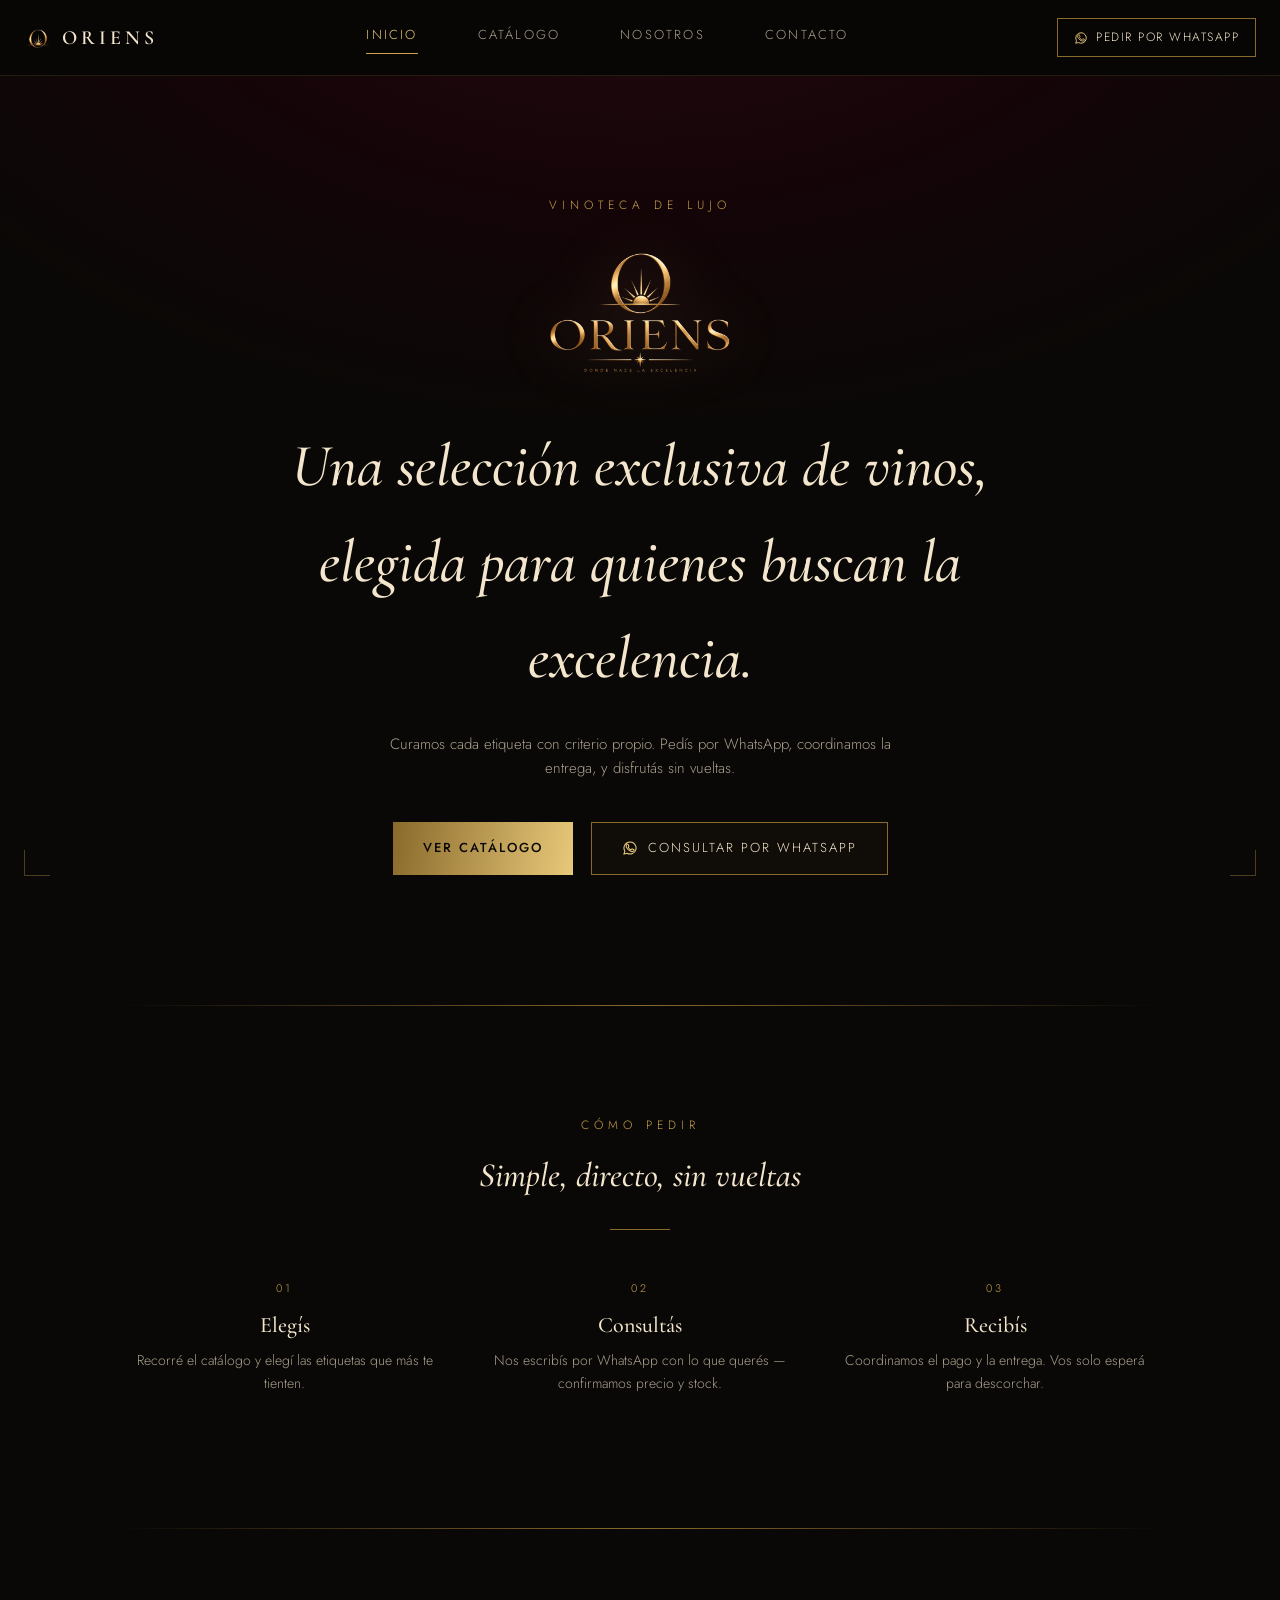
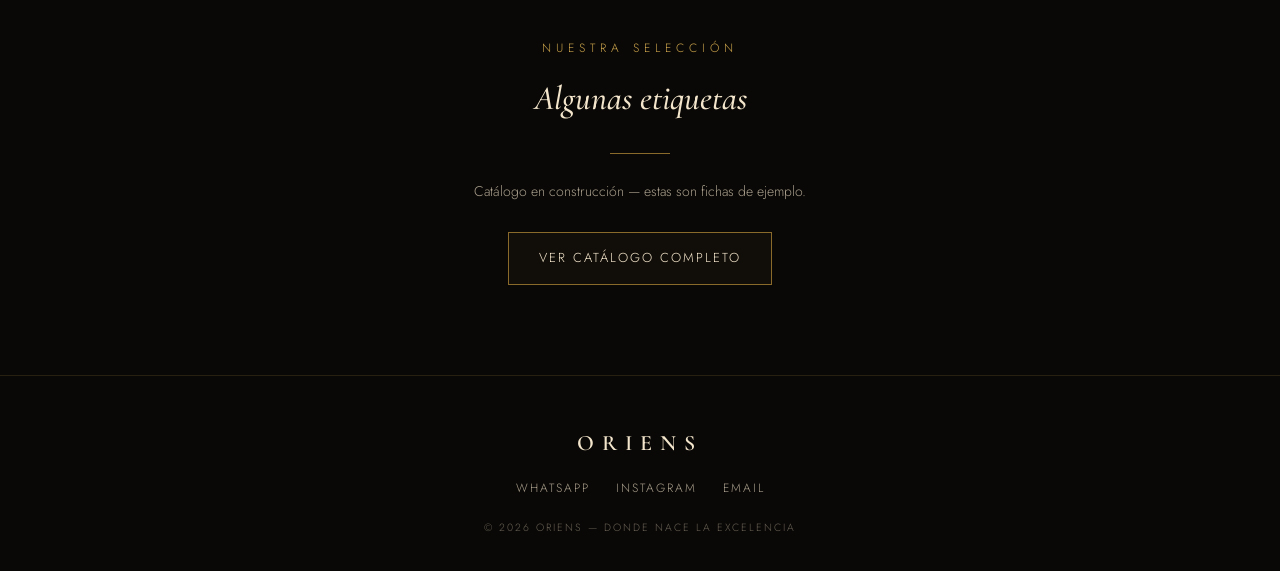
<file: index.html>
<!DOCTYPE html>
<html lang="es">
<head>
<meta charset="UTF-8">
<meta name="viewport" content="width=device-width, initial-scale=1.0">
<title>Oriens — Vinoteca de lujo</title>
<link rel="stylesheet" href="css/style.css">
</head>
<body>

<div class="corner corner-tl"></div>
<div class="corner corner-tr"></div>
<div class="corner corner-bl"></div>
<div class="corner corner-br"></div>

<!-- NAV -->
<nav class="nav">
  <a href="index.html" class="nav-logo"><img src="assets/emblem.png" alt="Oriens">ORIENS</a>
  <div class="nav-links" id="navLinks">
    <a href="index.html" class="active">Inicio</a>
    <a href="catalogo.html">Catálogo</a>
    <a href="nosotros.html">Nosotros</a>
    <a href="contacto.html">Contacto</a>
    <a href="https://wa.me/543876430019?text=Hola!%20Quiero%20hacer%20una%20consulta" target="_blank" rel="noopener" class="nav-wa-mobile">WhatsApp</a>
  </div>
  <a class="nav-cta" href="https://wa.me/543876430019?text=Hola!%20Quiero%20hacer%20una%20consulta" target="_blank" rel="noopener">
    <svg viewBox="0 0 24 24" fill="none" stroke-width="1.6"><path d="M17.5 14.4c-.3-.1-1.7-.9-2-1-.3-.1-.5-.1-.7.1-.2.3-.8 1-.9 1.1-.2.2-.3.2-.6.1-.3-.1-1.2-.5-2.3-1.5-.9-.8-1.4-1.7-1.6-2-.2-.3 0-.5.1-.6.1-.1.3-.3.4-.5.1-.1.2-.3.3-.5.1-.2 0-.4 0-.5-.1-.1-.7-1.6-.9-2.2-.2-.5-.5-.5-.7-.5h-.6c-.2 0-.5.1-.8.4-.3.3-1 1-1 2.4s1 2.8 1.2 3c.1.2 2 3.1 5 4.3.7.3 1.2.5 1.7.6.7.2 1.3.2 1.8.1.5-.1 1.7-.7 2-1.4.2-.6.2-1.1.1-1.2-.1-.2-.3-.2-.6-.3z"/><path d="M12 3a9 9 0 0 0-7.8 13.5L3 21l4.6-1.2A9 9 0 1 0 12 3z"/></svg>
    <span>Pedir por WhatsApp</span>
  </a>
  <button class="nav-toggle" id="navToggle" aria-label="Abrir menú">
    <svg viewBox="0 0 24 24" fill="none" stroke-width="1.6"><line x1="3" y1="6" x2="21" y2="6"/><line x1="3" y1="12" x2="21" y2="12"/><line x1="3" y1="18" x2="21" y2="18"/></svg>
  </button>
</nav>

<div class="page-bg">

  <!-- HERO -->
  <section class="section" style="padding-top:120px; padding-bottom:110px;">
    <div class="container center">
      <div class="eyebrow reveal">Vinoteca de lujo</div>
      <img src="assets/logo.png" alt="Oriens" style="width:220px; margin:26px auto 0; filter: drop-shadow(0 0 30px rgba(232,201,122,0.25));" class="reveal">
      <h1 class="h-display reveal" style="font-size:clamp(36px,6vw,60px); margin-top:30px; max-width:720px; margin-left:auto; margin-right:auto;">
        Una selección exclusiva de vinos, elegida para quienes buscan la excelencia.
      </h1>
      <p class="reveal" style="max-width:520px; margin:26px auto 0; color:var(--champagne-dim); font-size:15px;">
        Curamos cada etiqueta con criterio propio. Pedís por WhatsApp, coordinamos
        la entrega, y disfrutás sin vueltas.
      </p>
      <div class="reveal" style="margin-top:42px; display:flex; gap:18px; justify-content:center; flex-wrap:wrap;">
        <a class="btn btn-solid" href="catalogo.html">Ver catálogo</a>
        <a class="btn" href="https://wa.me/543876430019?text=Hola!%20Quiero%20hacer%20una%20consulta" target="_blank" rel="noopener">
          <svg viewBox="0 0 24 24" fill="none" stroke-width="1.6"><path d="M17.5 14.4c-.3-.1-1.7-.9-2-1-.3-.1-.5-.1-.7.1-.2.3-.8 1-.9 1.1-.2.2-.3.2-.6.1-.3-.1-1.2-.5-2.3-1.5-.9-.8-1.4-1.7-1.6-2-.2-.3 0-.5.1-.6.1-.1.3-.3.4-.5.1-.1.2-.3.3-.5.1-.2 0-.4 0-.5-.1-.1-.7-1.6-.9-2.2-.2-.5-.5-.5-.7-.5h-.6c-.2 0-.5.1-.8.4-.3.3-1 1-1 2.4s1 2.8 1.2 3c.1.2 2 3.1 5 4.3.7.3 1.2.5 1.7.6.7.2 1.3.2 1.8.1.5-.1 1.7-.7 2-1.4.2-.6.2-1.1.1-1.2-.1-.2-.3-.2-.6-.3z"/><path d="M12 3a9 9 0 0 0-7.8 13.5L3 21l4.6-1.2A9 9 0 1 0 12 3z"/></svg>
          Consultar por WhatsApp
        </a>
      </div>
    </div>
  </section>

  <div class="container"><div class="divider-wide"></div></div>

  <!-- COMO FUNCIONA -->
  <section class="section">
    <div class="container">
      <div class="eyebrow">Cómo pedir</div>
      <h2 class="h-display center" style="font-size:34px; margin-top:14px;">Simple, directo, sin vueltas</h2>
      <div class="h-line"></div>
      <div class="grid" style="grid-template-columns:repeat(3,1fr); margin-top:50px;">
        <div class="center">
          <div class="card-cat">01</div>
          <div class="card-name" style="font-size:22px;">Elegís</div>
          <p class="card-desc">Recorré el catálogo y elegí las etiquetas que más te tienten.</p>
        </div>
        <div class="center">
          <div class="card-cat">02</div>
          <div class="card-name" style="font-size:22px;">Consultás</div>
          <p class="card-desc">Nos escribís por WhatsApp con lo que querés — confirmamos precio y stock.</p>
        </div>
        <div class="center">
          <div class="card-cat">03</div>
          <div class="card-name" style="font-size:22px;">Recibís</div>
          <p class="card-desc">Coordinamos el pago y la entrega. Vos solo esperá para descorchar.</p>
        </div>
      </div>
    </div>
  </section>

  <div class="container"><div class="divider-wide"></div></div>

  <!-- DESTACADOS PREVIEW -->
  <section class="section">
    <div class="container center">
      <div class="eyebrow">Nuestra selección</div>
      <h2 class="h-display" style="font-size:34px; margin-top:14px;">Algunas etiquetas</h2>
      <div class="h-line"></div>
      <p style="max-width:480px; margin:0 auto 20px; color:var(--champagne-dim); font-size:14px;">
        Catálogo en construcción — estas son fichas de ejemplo.
      </p>
      <a class="btn" href="catalogo.html" style="margin-top:10px;">Ver catálogo completo</a>
    </div>
  </section>

  <!-- FOOTER -->
  <footer class="footer">
    <div class="container">
      <div class="footer-logo">ORIENS</div>
      <div class="footer-links">
        <a href="https://wa.me/543876430019" target="_blank" rel="noopener">WhatsApp</a>
        <a href="https://instagram.com/oriens.ar" target="_blank" rel="noopener">Instagram</a>
        <a href="mailto:oriens.exclusive@gmail.com">Email</a>
      </div>
      <div class="footer-copy">© 2026 Oriens — Donde nace la excelencia</div>
    </div>
  </footer>

</div>

<script>
  document.getElementById('navToggle').addEventListener('click', function(){
    document.getElementById('navLinks').classList.toggle('open');
  });
</script>

</body>
</html>
</file>
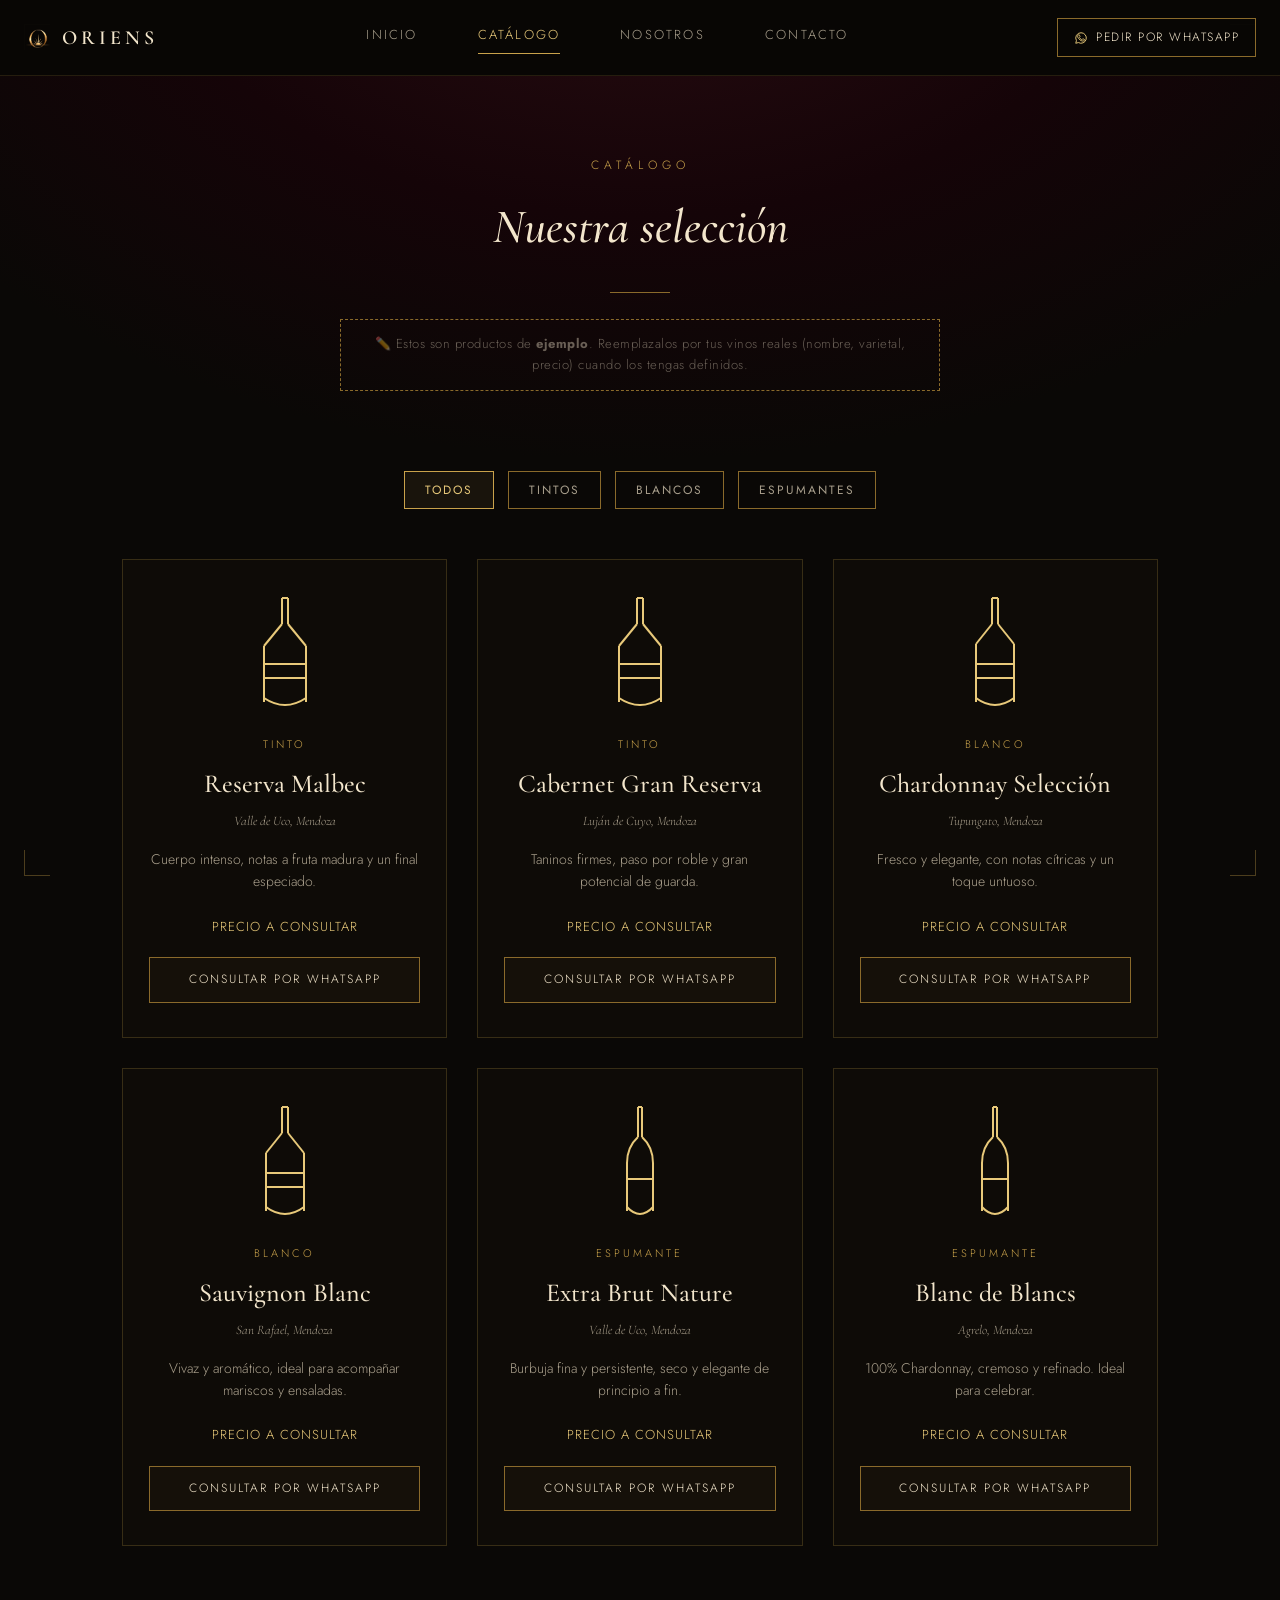
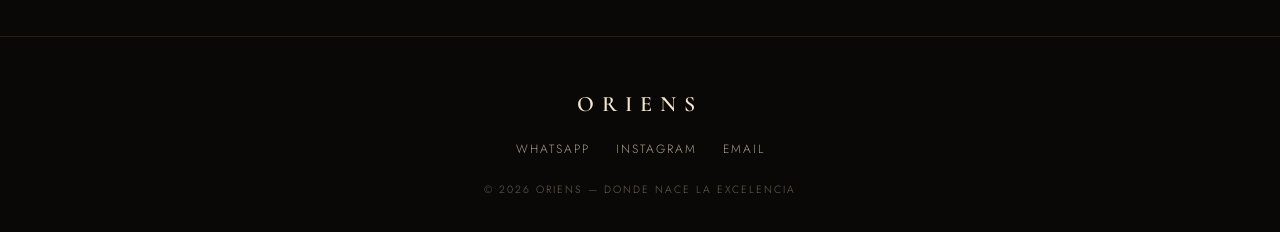
<file: catalogo.html>
<!DOCTYPE html>
<html lang="es">
<head>
<meta charset="UTF-8">
<meta name="viewport" content="width=device-width, initial-scale=1.0">
<title>Catálogo — Oriens</title>
<link rel="stylesheet" href="css/style.css">
</head>
<body>

<div class="corner corner-tl"></div>
<div class="corner corner-tr"></div>
<div class="corner corner-bl"></div>
<div class="corner corner-br"></div>

<nav class="nav">
  <a href="index.html" class="nav-logo"><img src="assets/emblem.png" alt="Oriens">ORIENS</a>
  <div class="nav-links" id="navLinks">
    <a href="index.html">Inicio</a>
    <a href="catalogo.html" class="active">Catálogo</a>
    <a href="nosotros.html">Nosotros</a>
    <a href="contacto.html">Contacto</a>
    <a href="https://wa.me/543876430019?text=Hola!%20Quiero%20hacer%20una%20consulta" target="_blank" rel="noopener" class="nav-wa-mobile">WhatsApp</a>
  </div>
  <a class="nav-cta" href="https://wa.me/543876430019?text=Hola!%20Quiero%20hacer%20una%20consulta" target="_blank" rel="noopener">
    <svg viewBox="0 0 24 24" fill="none" stroke-width="1.6"><path d="M17.5 14.4c-.3-.1-1.7-.9-2-1-.3-.1-.5-.1-.7.1-.2.3-.8 1-.9 1.1-.2.2-.3.2-.6.1-.3-.1-1.2-.5-2.3-1.5-.9-.8-1.4-1.7-1.6-2-.2-.3 0-.5.1-.6.1-.1.3-.3.4-.5.1-.1.2-.3.3-.5.1-.2 0-.4 0-.5-.1-.1-.7-1.6-.9-2.2-.2-.5-.5-.5-.7-.5h-.6c-.2 0-.5.1-.8.4-.3.3-1 1-1 2.4s1 2.8 1.2 3c.1.2 2 3.1 5 4.3.7.3 1.2.5 1.7.6.7.2 1.3.2 1.8.1.5-.1 1.7-.7 2-1.4.2-.6.2-1.1.1-1.2-.1-.2-.3-.2-.6-.3z"/><path d="M12 3a9 9 0 0 0-7.8 13.5L3 21l4.6-1.2A9 9 0 1 0 12 3z"/></svg>
    <span>Pedir por WhatsApp</span>
  </a>
  <button class="nav-toggle" id="navToggle" aria-label="Abrir menú">
    <svg viewBox="0 0 24 24" fill="none" stroke-width="1.6"><line x1="3" y1="6" x2="21" y2="6"/><line x1="3" y1="12" x2="21" y2="12"/><line x1="3" y1="18" x2="21" y2="18"/></svg>
  </button>
</nav>

<div class="page-bg">

  <section class="section" style="padding-top:80px; padding-bottom:30px;">
    <div class="container center">
      <div class="eyebrow">Catálogo</div>
      <h1 class="h-display" style="font-size:clamp(32px,5vw,48px); margin-top:14px;">Nuestra selección</h1>
      <div class="h-line"></div>
      <div class="notice">
        ✏️ Estos son productos de <strong>ejemplo</strong>. Reemplazalos por tus vinos reales
        (nombre, varietal, precio) cuando los tengas definidos.
      </div>
    </div>
  </section>

  <section class="section" style="padding-top:0;">
    <div class="container">

      <div class="filter-bar">
        <button class="filter-btn active" data-filter="all">Todos</button>
        <button class="filter-btn" data-filter="tinto">Tintos</button>
        <button class="filter-btn" data-filter="blanco">Blancos</button>
        <button class="filter-btn" data-filter="espumante">Espumantes</button>
      </div>

      <div class="grid" id="grid">

        <div class="card" data-cat="tinto">
          <svg class="card-icon" viewBox="0 0 70 120" fill="none" stroke="#e8c97a" stroke-width="2">
            <line x1="32" y1="4" x2="32" y2="30"/><line x1="38" y1="4" x2="38" y2="30"/><line x1="32" y1="4" x2="38" y2="4"/>
            <line x1="32" y1="30" x2="14" y2="52"/><line x1="38" y1="30" x2="56" y2="52"/>
            <line x1="14" y1="52" x2="14" y2="108"/><line x1="56" y1="52" x2="56" y2="108"/>
            <path d="M14 104 Q35 118 56 104" />
            <line x1="14" y1="70" x2="56" y2="70"/><line x1="14" y1="84" x2="56" y2="84"/>
          </svg>
          <div class="card-cat">Tinto</div>
          <div class="card-name">Reserva Malbec</div>
          <div class="card-region">Valle de Uco, Mendoza</div>
          <p class="card-desc">Cuerpo intenso, notas a fruta madura y un final especiado.</p>
          <div class="card-price">Precio a consultar</div>
          <a class="btn" target="_blank" rel="noopener" href="https://wa.me/543876430019?text=Hola!%20Quiero%20consultar%20por%20el%20Reserva%20Malbec">
            Consultar por WhatsApp
          </a>
        </div>

        <div class="card" data-cat="tinto">
          <svg class="card-icon" viewBox="0 0 70 120" fill="none" stroke="#e8c97a" stroke-width="2">
            <line x1="32" y1="4" x2="32" y2="30"/><line x1="38" y1="4" x2="38" y2="30"/><line x1="32" y1="4" x2="38" y2="4"/>
            <line x1="32" y1="30" x2="14" y2="52"/><line x1="38" y1="30" x2="56" y2="52"/>
            <line x1="14" y1="52" x2="14" y2="108"/><line x1="56" y1="52" x2="56" y2="108"/>
            <path d="M14 104 Q35 118 56 104" />
            <line x1="14" y1="70" x2="56" y2="70"/><line x1="14" y1="84" x2="56" y2="84"/>
          </svg>
          <div class="card-cat">Tinto</div>
          <div class="card-name">Cabernet Gran Reserva</div>
          <div class="card-region">Luján de Cuyo, Mendoza</div>
          <p class="card-desc">Taninos firmes, paso por roble y gran potencial de guarda.</p>
          <div class="card-price">Precio a consultar</div>
          <a class="btn" target="_blank" rel="noopener" href="https://wa.me/543876430019?text=Hola!%20Quiero%20consultar%20por%20el%20Cabernet%20Gran%20Reserva">
            Consultar por WhatsApp
          </a>
        </div>

        <div class="card" data-cat="blanco">
          <svg class="card-icon" viewBox="0 0 70 120" fill="none" stroke="#e8c97a" stroke-width="2">
            <line x1="32" y1="4" x2="32" y2="30"/><line x1="38" y1="4" x2="38" y2="30"/><line x1="32" y1="4" x2="38" y2="4"/>
            <line x1="32" y1="30" x2="16" y2="50"/><line x1="38" y1="30" x2="54" y2="50"/>
            <line x1="16" y1="50" x2="16" y2="108"/><line x1="54" y1="50" x2="54" y2="108"/>
            <path d="M16 104 Q35 118 54 104" />
            <line x1="16" y1="70" x2="54" y2="70"/><line x1="16" y1="84" x2="54" y2="84"/>
          </svg>
          <div class="card-cat">Blanco</div>
          <div class="card-name">Chardonnay Selección</div>
          <div class="card-region">Tupungato, Mendoza</div>
          <p class="card-desc">Fresco y elegante, con notas cítricas y un toque untuoso.</p>
          <div class="card-price">Precio a consultar</div>
          <a class="btn" target="_blank" rel="noopener" href="https://wa.me/543876430019?text=Hola!%20Quiero%20consultar%20por%20el%20Chardonnay%20Selecci%C3%B3n">
            Consultar por WhatsApp
          </a>
        </div>

        <div class="card" data-cat="blanco">
          <svg class="card-icon" viewBox="0 0 70 120" fill="none" stroke="#e8c97a" stroke-width="2">
            <line x1="32" y1="4" x2="32" y2="30"/><line x1="38" y1="4" x2="38" y2="30"/><line x1="32" y1="4" x2="38" y2="4"/>
            <line x1="32" y1="30" x2="16" y2="50"/><line x1="38" y1="30" x2="54" y2="50"/>
            <line x1="16" y1="50" x2="16" y2="108"/><line x1="54" y1="50" x2="54" y2="108"/>
            <path d="M16 104 Q35 118 54 104" />
            <line x1="16" y1="70" x2="54" y2="70"/><line x1="16" y1="84" x2="54" y2="84"/>
          </svg>
          <div class="card-cat">Blanco</div>
          <div class="card-name">Sauvignon Blanc</div>
          <div class="card-region">San Rafael, Mendoza</div>
          <p class="card-desc">Vivaz y aromático, ideal para acompañar mariscos y ensaladas.</p>
          <div class="card-price">Precio a consultar</div>
          <a class="btn" target="_blank" rel="noopener" href="https://wa.me/543876430019?text=Hola!%20Quiero%20consultar%20por%20el%20Sauvignon%20Blanc">
            Consultar por WhatsApp
          </a>
        </div>

        <div class="card" data-cat="espumante">
          <svg class="card-icon" viewBox="0 0 70 120" fill="none" stroke="#e8c97a" stroke-width="2">
            <line x1="33" y1="4" x2="33" y2="34"/><line x1="37" y1="4" x2="37" y2="34"/><line x1="33" y1="4" x2="37" y2="4"/>
            <path d="M33 34 Q22 44 22 60 L22 108" /><path d="M37 34 Q48 44 48 60 L48 108"/>
            <path d="M22 104 Q35 118 48 104" />
            <line x1="22" y1="76" x2="48" y2="76"/>
          </svg>
          <div class="card-cat">Espumante</div>
          <div class="card-name">Extra Brut Nature</div>
          <div class="card-region">Valle de Uco, Mendoza</div>
          <p class="card-desc">Burbuja fina y persistente, seco y elegante de principio a fin.</p>
          <div class="card-price">Precio a consultar</div>
          <a class="btn" target="_blank" rel="noopener" href="https://wa.me/543876430019?text=Hola!%20Quiero%20consultar%20por%20el%20Extra%20Brut%20Nature">
            Consultar por WhatsApp
          </a>
        </div>

        <div class="card" data-cat="espumante">
          <svg class="card-icon" viewBox="0 0 70 120" fill="none" stroke="#e8c97a" stroke-width="2">
            <line x1="33" y1="4" x2="33" y2="34"/><line x1="37" y1="4" x2="37" y2="34"/><line x1="33" y1="4" x2="37" y2="4"/>
            <path d="M33 34 Q22 44 22 60 L22 108" /><path d="M37 34 Q48 44 48 60 L48 108"/>
            <path d="M22 104 Q35 118 48 104" />
            <line x1="22" y1="76" x2="48" y2="76"/>
          </svg>
          <div class="card-cat">Espumante</div>
          <div class="card-name">Blanc de Blancs</div>
          <div class="card-region">Agrelo, Mendoza</div>
          <p class="card-desc">100% Chardonnay, cremoso y refinado. Ideal para celebrar.</p>
          <div class="card-price">Precio a consultar</div>
          <a class="btn" target="_blank" rel="noopener" href="https://wa.me/543876430019?text=Hola!%20Quiero%20consultar%20por%20el%20Blanc%20de%20Blancs">
            Consultar por WhatsApp
          </a>
        </div>

      </div>
    </div>
  </section>

  <footer class="footer">
    <div class="container">
      <div class="footer-logo">ORIENS</div>
      <div class="footer-links">
        <a href="https://wa.me/543876430019" target="_blank" rel="noopener">WhatsApp</a>
        <a href="https://instagram.com/oriens.ar" target="_blank" rel="noopener">Instagram</a>
        <a href="mailto:oriens.exclusive@gmail.com">Email</a>
      </div>
      <div class="footer-copy">© 2026 Oriens — Donde nace la excelencia</div>
    </div>
  </footer>

</div>

<script>
  document.getElementById('navToggle').addEventListener('click', function(){
    document.getElementById('navLinks').classList.toggle('open');
  });

  const filterBtns = document.querySelectorAll('.filter-btn');
  const cards = document.querySelectorAll('.card');
  filterBtns.forEach(btn=>{
    btn.addEventListener('click', ()=>{
      filterBtns.forEach(b=>b.classList.remove('active'));
      btn.classList.add('active');
      const f = btn.dataset.filter;
      cards.forEach(c=>{
        c.style.display = (f==='all' || c.dataset.cat===f) ? 'flex' : 'none';
      });
    });
  });
</script>

</body>
</html>
</file>
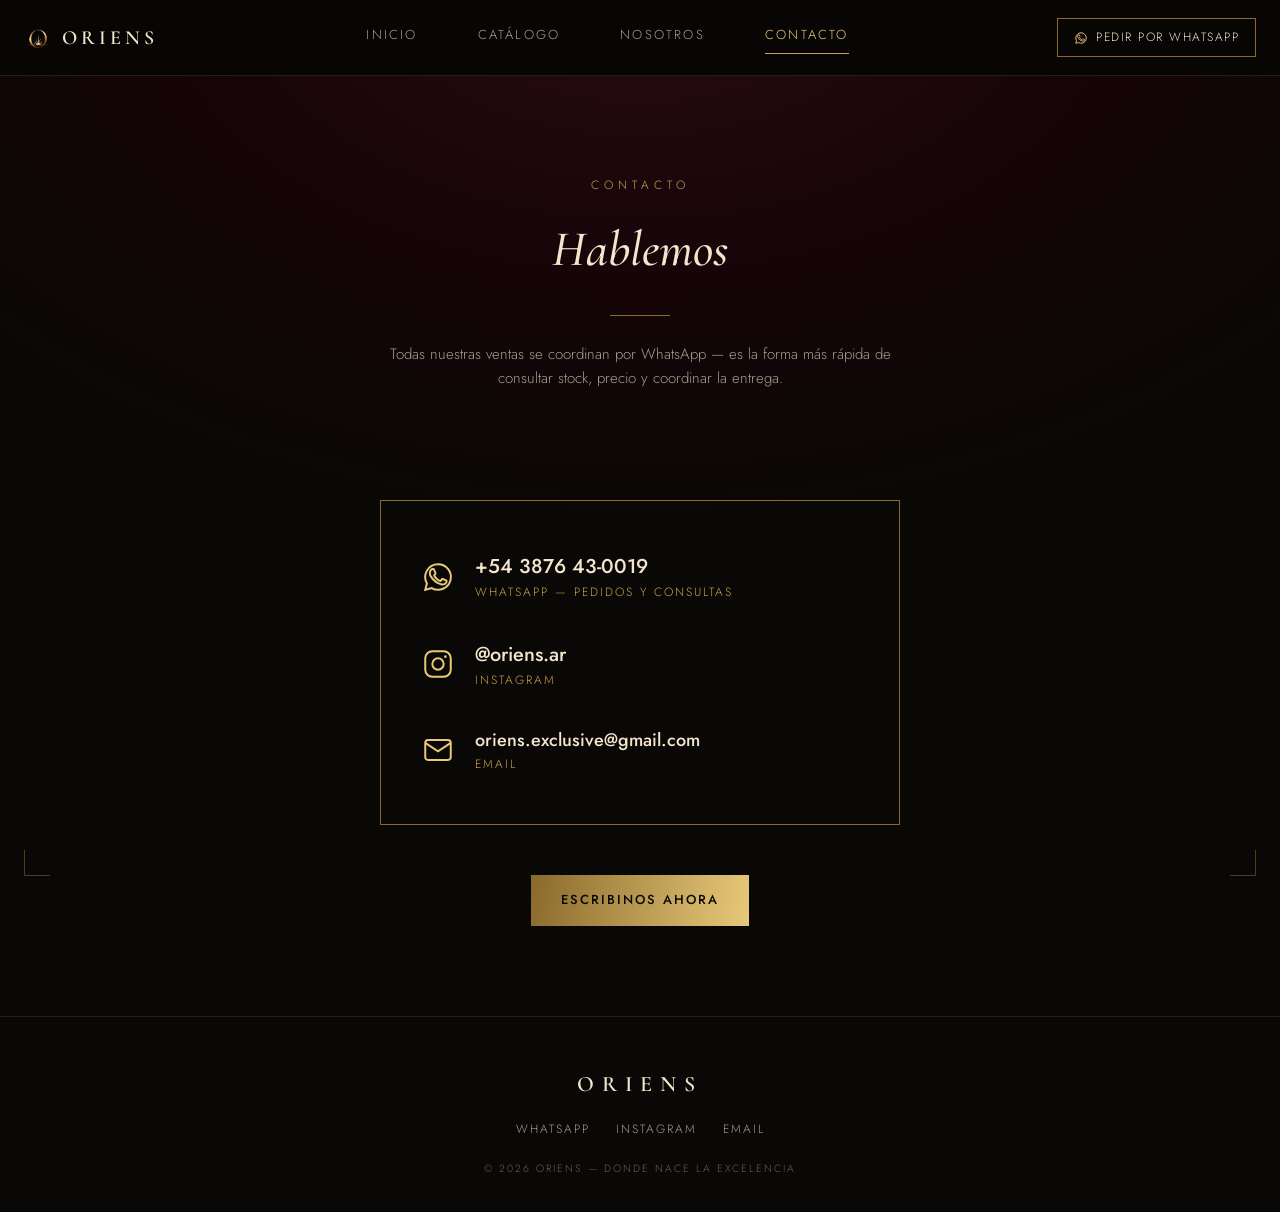
<file: contacto.html>
<!DOCTYPE html>
<html lang="es">
<head>
<meta charset="UTF-8">
<meta name="viewport" content="width=device-width, initial-scale=1.0">
<title>Contacto — Oriens</title>
<link rel="stylesheet" href="css/style.css">
</head>
<body>

<div class="corner corner-tl"></div>
<div class="corner corner-tr"></div>
<div class="corner corner-bl"></div>
<div class="corner corner-br"></div>

<nav class="nav">
  <a href="index.html" class="nav-logo"><img src="assets/emblem.png" alt="Oriens">ORIENS</a>
  <div class="nav-links" id="navLinks">
    <a href="index.html">Inicio</a>
    <a href="catalogo.html">Catálogo</a>
    <a href="nosotros.html">Nosotros</a>
    <a href="contacto.html" class="active">Contacto</a>
    <a href="https://wa.me/543876430019?text=Hola!%20Quiero%20hacer%20una%20consulta" target="_blank" rel="noopener" class="nav-wa-mobile">WhatsApp</a>
  </div>
  <a class="nav-cta" href="https://wa.me/543876430019?text=Hola!%20Quiero%20hacer%20una%20consulta" target="_blank" rel="noopener">
    <svg viewBox="0 0 24 24" fill="none" stroke-width="1.6"><path d="M17.5 14.4c-.3-.1-1.7-.9-2-1-.3-.1-.5-.1-.7.1-.2.3-.8 1-.9 1.1-.2.2-.3.2-.6.1-.3-.1-1.2-.5-2.3-1.5-.9-.8-1.4-1.7-1.6-2-.2-.3 0-.5.1-.6.1-.1.3-.3.4-.5.1-.1.2-.3.3-.5.1-.2 0-.4 0-.5-.1-.1-.7-1.6-.9-2.2-.2-.5-.5-.5-.7-.5h-.6c-.2 0-.5.1-.8.4-.3.3-1 1-1 2.4s1 2.8 1.2 3c.1.2 2 3.1 5 4.3.7.3 1.2.5 1.7.6.7.2 1.3.2 1.8.1.5-.1 1.7-.7 2-1.4.2-.6.2-1.1.1-1.2-.1-.2-.3-.2-.6-.3z"/><path d="M12 3a9 9 0 0 0-7.8 13.5L3 21l4.6-1.2A9 9 0 1 0 12 3z"/></svg>
    <span>Pedir por WhatsApp</span>
  </a>
  <button class="nav-toggle" id="navToggle" aria-label="Abrir menú">
    <svg viewBox="0 0 24 24" fill="none" stroke-width="1.6"><line x1="3" y1="6" x2="21" y2="6"/><line x1="3" y1="12" x2="21" y2="12"/><line x1="3" y1="18" x2="21" y2="18"/></svg>
  </button>
</nav>

<div class="page-bg">

  <section class="section" style="padding-top:100px;">
    <div class="container center">
      <div class="eyebrow">Contacto</div>
      <h1 class="h-display" style="font-size:clamp(32px,5vw,50px); margin-top:14px;">Hablemos</h1>
      <div class="h-line"></div>
      <p style="max-width:520px; margin:0 auto; color:var(--champagne-dim); font-size:15px;">
        Todas nuestras ventas se coordinan por WhatsApp — es la forma más rápida
        de consultar stock, precio y coordinar la entrega.
      </p>
    </div>
  </section>

  <section class="section" style="padding-top:20px;">
    <div class="container">
      <div style="max-width:520px; margin:0 auto; border:1px solid var(--gold-3); padding:50px 40px;">

        <a href="https://wa.me/543876430019?text=Hola!%20Quiero%20hacer%20una%20consulta" target="_blank" rel="noopener"
           style="display:flex; align-items:center; gap:20px; margin-bottom:36px;">
          <svg width="34" height="34" viewBox="0 0 24 24" fill="none" stroke="#e8c97a" stroke-width="1.4"><path d="M17.5 14.4c-.3-.1-1.7-.9-2-1-.3-.1-.5-.1-.7.1-.2.3-.8 1-.9 1.1-.2.2-.3.2-.6.1-.3-.1-1.2-.5-2.3-1.5-.9-.8-1.4-1.7-1.6-2-.2-.3 0-.5.1-.6.1-.1.3-.3.4-.5.1-.1.2-.3.3-.5.1-.2 0-.4 0-.5-.1-.1-.7-1.6-.9-2.2-.2-.5-.5-.5-.7-.5h-.6c-.2 0-.5.1-.8.4-.3.3-1 1-1 2.4s1 2.8 1.2 3c.1.2 2 3.1 5 4.3.7.3 1.2.5 1.7.6.7.2 1.3.2 1.8.1.5-.1 1.7-.7 2-1.4.2-.6.2-1.1.1-1.2-.1-.2-.3-.2-.6-.3z"/><path d="M12 3a9 9 0 0 0-7.8 13.5L3 21l4.6-1.2A9 9 0 1 0 12 3z"/></svg>
          <div>
            <div style="font-size:20px; font-family:'Jost'; font-weight:500; color:var(--champagne);">+54 3876 43-0019</div>
            <div style="font-size:12px; letter-spacing:2px; color:var(--gold-1); text-transform:uppercase;">WhatsApp — pedidos y consultas</div>
          </div>
        </a>

        <a href="https://instagram.com/oriens.ar" target="_blank" rel="noopener"
           style="display:flex; align-items:center; gap:20px; margin-bottom:36px;">
          <svg width="34" height="34" viewBox="0 0 24 24" fill="none" stroke="#e8c97a" stroke-width="1.4"><rect x="3" y="3" width="18" height="18" rx="5"/><circle cx="12" cy="12" r="4"/><circle cx="17.2" cy="6.8" r="0.9" fill="#e8c97a" stroke="none"/></svg>
          <div>
            <div style="font-size:20px; font-family:'Jost'; font-weight:500; color:var(--champagne);">@oriens.ar</div>
            <div style="font-size:12px; letter-spacing:2px; color:var(--gold-1); text-transform:uppercase;">Instagram</div>
          </div>
        </a>

        <a href="mailto:oriens.exclusive@gmail.com"
           style="display:flex; align-items:center; gap:20px;">
          <svg width="34" height="34" viewBox="0 0 24 24" fill="none" stroke="#e8c97a" stroke-width="1.4"><rect x="3" y="5" width="18" height="14" rx="2"/><path d="M3 7l9 6 9-6"/></svg>
          <div>
            <div style="font-size:18px; font-family:'Jost'; font-weight:500; color:var(--champagne); word-break:break-all;">oriens.exclusive@gmail.com</div>
            <div style="font-size:12px; letter-spacing:2px; color:var(--gold-1); text-transform:uppercase;">Email</div>
          </div>
        </a>

      </div>

      <div class="center" style="margin-top:50px;">
        <a class="btn btn-solid" href="https://wa.me/543876430019?text=Hola!%20Quiero%20hacer%20una%20consulta" target="_blank" rel="noopener">
          Escribinos ahora
        </a>
      </div>
    </div>
  </section>

  <footer class="footer">
    <div class="container">
      <div class="footer-logo">ORIENS</div>
      <div class="footer-links">
        <a href="https://wa.me/543876430019" target="_blank" rel="noopener">WhatsApp</a>
        <a href="https://instagram.com/oriens.ar" target="_blank" rel="noopener">Instagram</a>
        <a href="mailto:oriens.exclusive@gmail.com">Email</a>
      </div>
      <div class="footer-copy">© 2026 Oriens — Donde nace la excelencia</div>
    </div>
  </footer>

</div>

<script>
  document.getElementById('navToggle').addEventListener('click', function(){
    document.getElementById('navLinks').classList.toggle('open');
  });
</script>

</body>
</html>
</file>
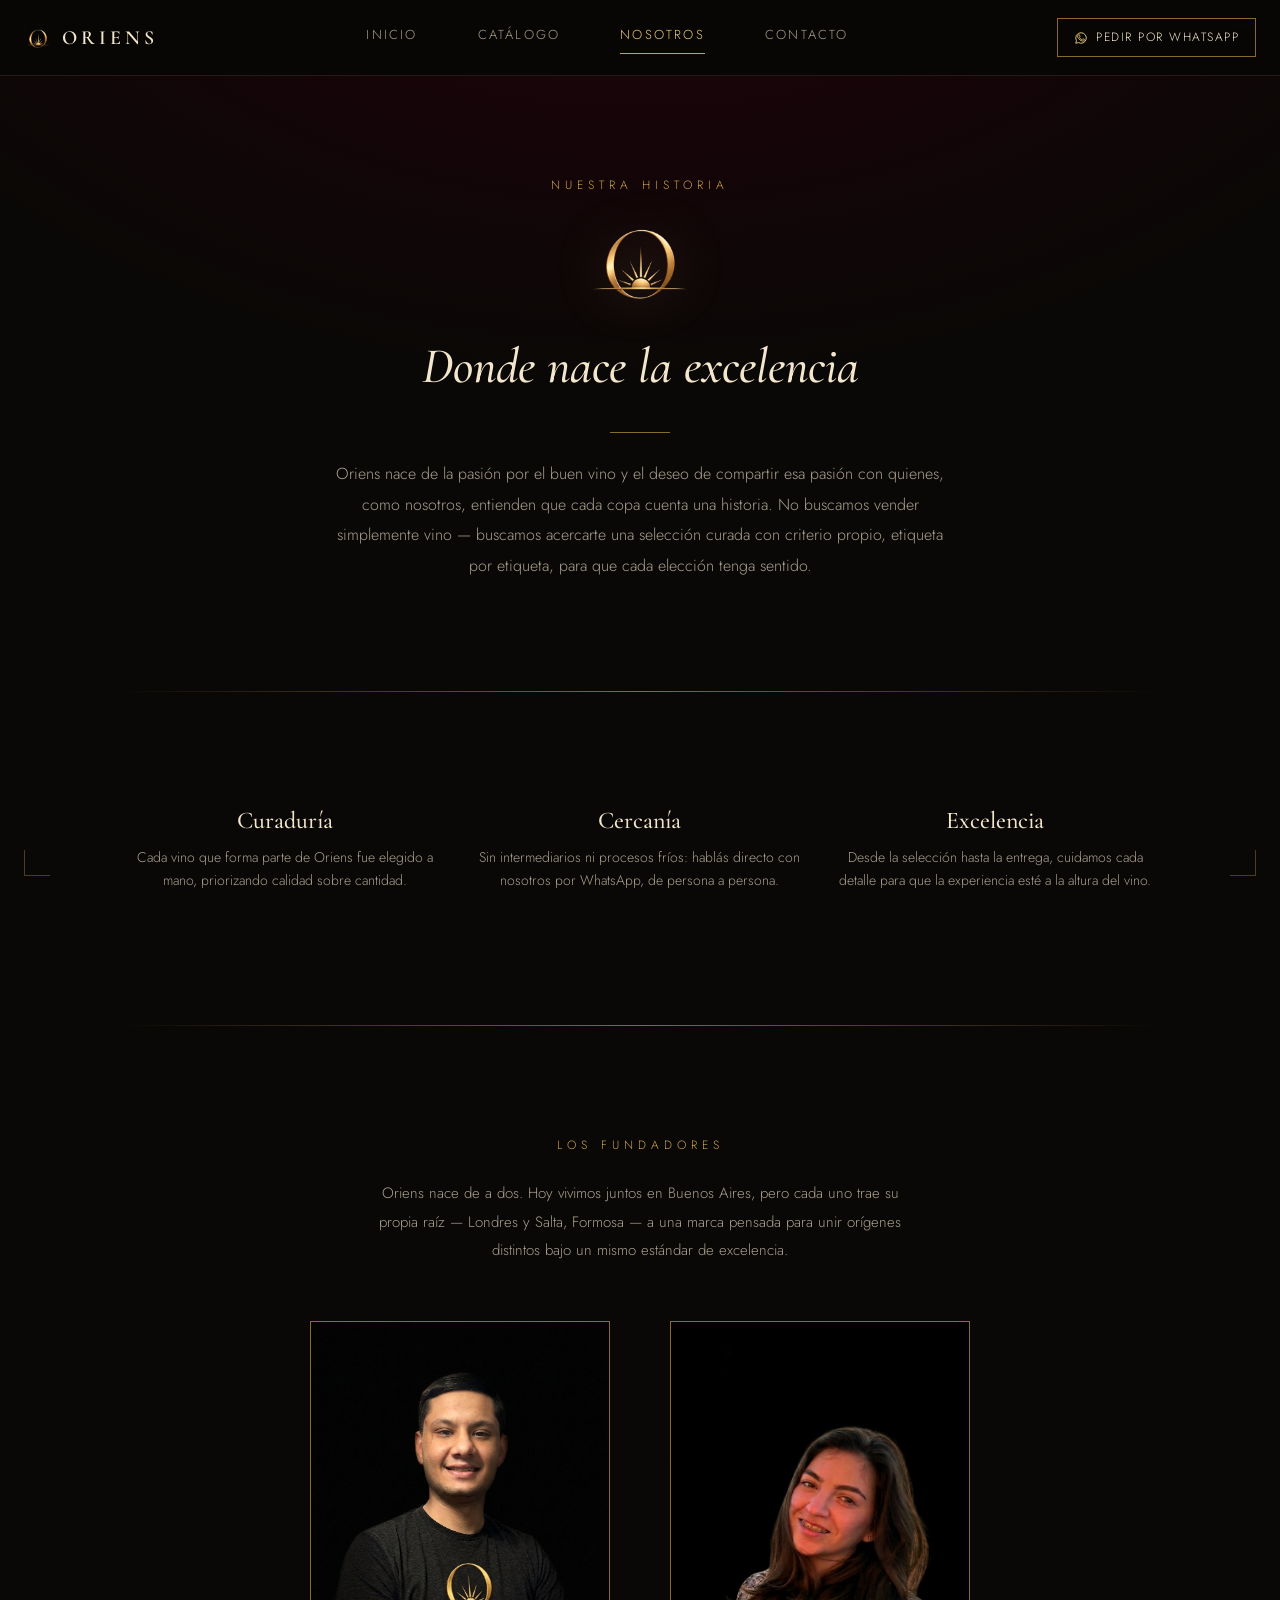
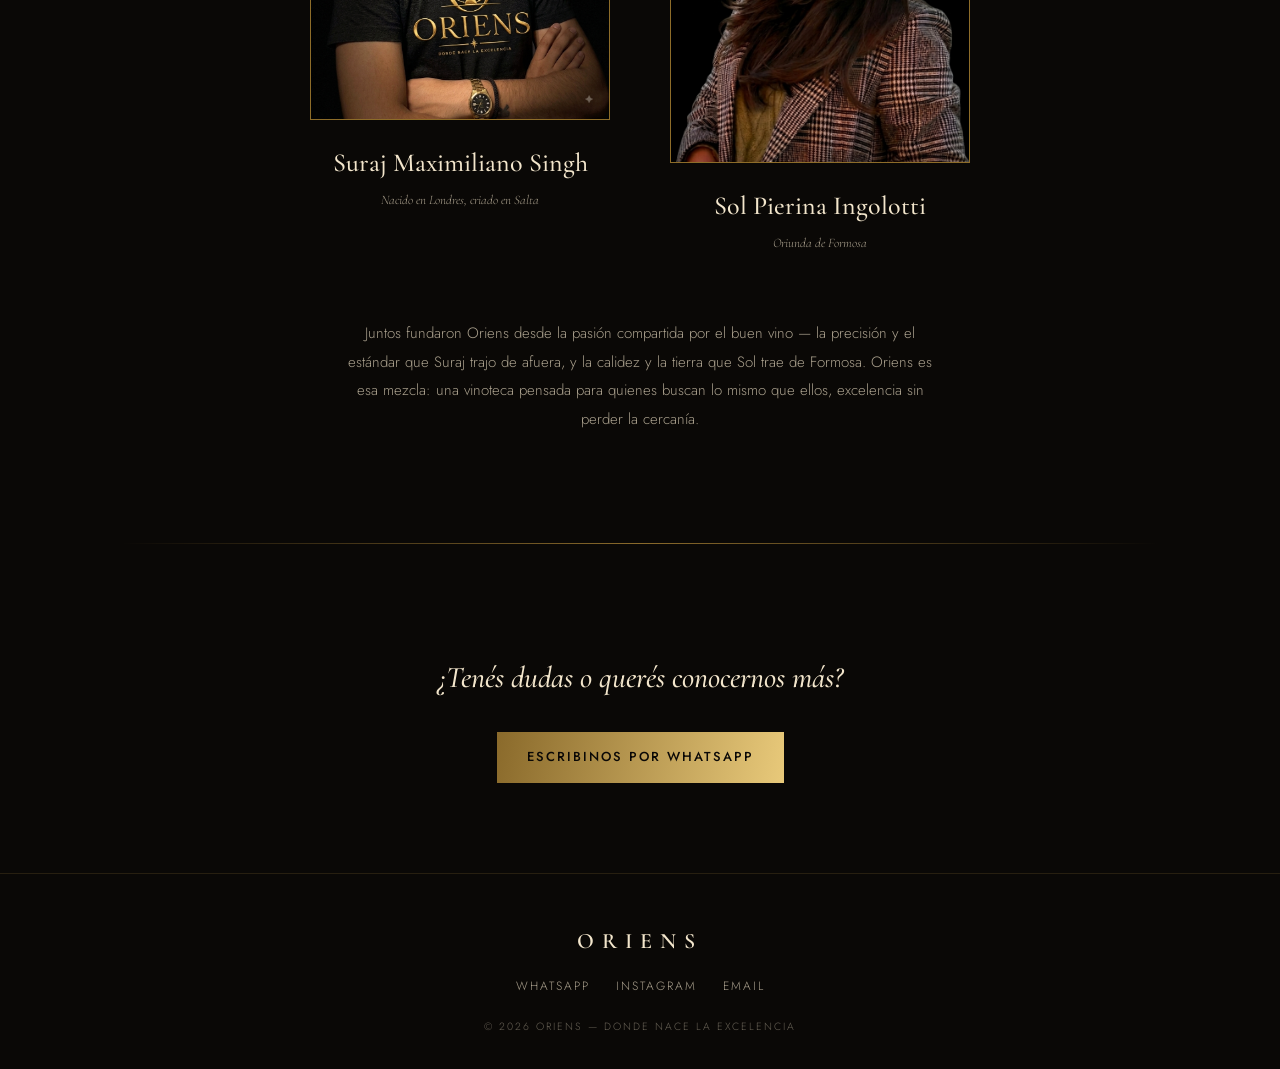
<file: nosotros.html>
<!DOCTYPE html>
<html lang="es">
<head>
<meta charset="UTF-8">
<meta name="viewport" content="width=device-width, initial-scale=1.0">
<title>Nosotros — Oriens</title>
<link rel="stylesheet" href="css/style.css">
</head>
<body>

<div class="corner corner-tl"></div>
<div class="corner corner-tr"></div>
<div class="corner corner-bl"></div>
<div class="corner corner-br"></div>

<nav class="nav">
  <a href="index.html" class="nav-logo"><img src="assets/emblem.png" alt="Oriens">ORIENS</a>
  <div class="nav-links" id="navLinks">
    <a href="index.html">Inicio</a>
    <a href="catalogo.html">Catálogo</a>
    <a href="nosotros.html" class="active">Nosotros</a>
    <a href="contacto.html">Contacto</a>
    <a href="https://wa.me/543876430019?text=Hola!%20Quiero%20hacer%20una%20consulta" target="_blank" rel="noopener" class="nav-wa-mobile">WhatsApp</a>
  </div>
  <a class="nav-cta" href="https://wa.me/543876430019?text=Hola!%20Quiero%20hacer%20una%20consulta" target="_blank" rel="noopener">
    <svg viewBox="0 0 24 24" fill="none" stroke-width="1.6"><path d="M17.5 14.4c-.3-.1-1.7-.9-2-1-.3-.1-.5-.1-.7.1-.2.3-.8 1-.9 1.1-.2.2-.3.2-.6.1-.3-.1-1.2-.5-2.3-1.5-.9-.8-1.4-1.7-1.6-2-.2-.3 0-.5.1-.6.1-.1.3-.3.4-.5.1-.1.2-.3.3-.5.1-.2 0-.4 0-.5-.1-.1-.7-1.6-.9-2.2-.2-.5-.5-.5-.7-.5h-.6c-.2 0-.5.1-.8.4-.3.3-1 1-1 2.4s1 2.8 1.2 3c.1.2 2 3.1 5 4.3.7.3 1.2.5 1.7.6.7.2 1.3.2 1.8.1.5-.1 1.7-.7 2-1.4.2-.6.2-1.1.1-1.2-.1-.2-.3-.2-.6-.3z"/><path d="M12 3a9 9 0 0 0-7.8 13.5L3 21l4.6-1.2A9 9 0 1 0 12 3z"/></svg>
    <span>Pedir por WhatsApp</span>
  </a>
  <button class="nav-toggle" id="navToggle" aria-label="Abrir menú">
    <svg viewBox="0 0 24 24" fill="none" stroke-width="1.6"><line x1="3" y1="6" x2="21" y2="6"/><line x1="3" y1="12" x2="21" y2="12"/><line x1="3" y1="18" x2="21" y2="18"/></svg>
  </button>
</nav>

<div class="page-bg">

  <section class="section" style="padding-top:100px;">
    <div class="container center">
      <div class="eyebrow">Nuestra historia</div>
      <img src="assets/emblem.png" alt="Oriens" style="width:110px; margin:24px auto 0; filter: drop-shadow(0 0 24px rgba(232,201,122,0.25));">
      <h1 class="h-display" style="font-size:clamp(32px,5vw,50px); margin-top:26px; max-width:680px; margin-left:auto; margin-right:auto;">
        Donde nace la excelencia
      </h1>
      <div class="h-line"></div>
      <p style="max-width:620px; margin:0 auto; color:var(--champagne-dim); font-size:16px; line-height:1.9;">
        Oriens nace de la pasión por el buen vino y el deseo de compartir esa pasión
        con quienes, como nosotros, entienden que cada copa cuenta una historia.
        No buscamos vender simplemente vino — buscamos acercarte una selección
        curada con criterio propio, etiqueta por etiqueta, para que cada elección
        tenga sentido.
      </p>
    </div>
  </section>

  <div class="container"><div class="divider-wide"></div></div>

  <section class="section">
    <div class="container">
      <div class="grid" style="grid-template-columns:repeat(3,1fr);">
        <div class="center">
          <div class="card-name" style="font-size:24px;">Curaduría</div>
          <p class="card-desc" style="min-height:auto;">
            Cada vino que forma parte de Oriens fue elegido a mano, priorizando calidad
            sobre cantidad.
          </p>
        </div>
        <div class="center">
          <div class="card-name" style="font-size:24px;">Cercanía</div>
          <p class="card-desc" style="min-height:auto;">
            Sin intermediarios ni procesos fríos: hablás directo con nosotros
            por WhatsApp, de persona a persona.
          </p>
        </div>
        <div class="center">
          <div class="card-name" style="font-size:24px;">Excelencia</div>
          <p class="card-desc" style="min-height:auto;">
            Desde la selección hasta la entrega, cuidamos cada detalle para que
            la experiencia esté a la altura del vino.
          </p>
        </div>
      </div>
    </div>
  </section>

  <div class="container"><div class="divider-wide"></div></div>

  <!-- FUNDADORES -->
  <section class="section">
    <div class="container">
      <div class="eyebrow">Los fundadores</div>
      <p style="max-width:560px; margin:24px auto 0; text-align:center; color:var(--champagne-dim); font-size:15px; line-height:1.9;">
        Oriens nace de a dos. Hoy vivimos juntos en Buenos Aires, pero cada uno
        trae su propia raíz — Londres y Salta, Formosa — a una marca pensada
        para unir orígenes distintos bajo un mismo estándar de excelencia.
      </p>

      <div style="display:flex; gap:60px; align-items:flex-start; flex-wrap:wrap; justify-content:center; margin-top:56px;">

        <div style="flex:0 1 300px; max-width:300px; text-align:center;">
          <img src="assets/founder.png" alt="Suraj Maximiliano Singh — Fundador de Oriens"
               style="width:100%; border:1px solid var(--gold-3); filter: sepia(8%) saturate(110%);">
          <div class="card-name" style="font-size:26px; margin-top:22px;">Suraj Maximiliano Singh</div>
          <div class="card-region">Nacido en Londres, criado en Salta</div>
        </div>

        <div style="flex:0 1 300px; max-width:300px; text-align:center;">
          <img src="assets/founder2.png" alt="Sol Pierina Ingolotti — Socia fundadora de Oriens"
               style="width:100%; border:1px solid var(--gold-3); filter: sepia(8%) saturate(110%);">
          <div class="card-name" style="font-size:26px; margin-top:22px;">Sol Pierina Ingolotti</div>
          <div class="card-region">Oriunda de Formosa</div>
        </div>

      </div>

      <p style="max-width:600px; margin:50px auto 0; text-align:center; color:var(--champagne-dim); font-size:15px; line-height:1.9;">
        Juntos fundaron Oriens desde la pasión compartida por el buen vino —
        la precisión y el estándar que Suraj trajo de afuera, y la calidez y
        la tierra que Sol trae de Formosa. Oriens es esa mezcla: una vinoteca
        pensada para quienes buscan lo mismo que ellos, excelencia sin perder
        la cercanía.
      </p>
    </div>
  </section>

  <div class="container"><div class="divider-wide"></div></div>

  <section class="section center">
    <div class="container">
      <h2 class="h-display" style="font-size:30px;">¿Tenés dudas o querés conocernos más?</h2>
      <div style="margin-top:30px;">
        <a class="btn btn-solid" href="https://wa.me/543876430019?text=Hola!%20Quiero%20conocer%20un%20poco%20m%C3%A1s%20de%20Oriens" target="_blank" rel="noopener">
          Escribinos por WhatsApp
        </a>
      </div>
    </div>
  </section>

  <footer class="footer">
    <div class="container">
      <div class="footer-logo">ORIENS</div>
      <div class="footer-links">
        <a href="https://wa.me/543876430019" target="_blank" rel="noopener">WhatsApp</a>
        <a href="https://instagram.com/oriens.ar" target="_blank" rel="noopener">Instagram</a>
        <a href="mailto:oriens.exclusive@gmail.com">Email</a>
      </div>
      <div class="footer-copy">© 2026 Oriens — Donde nace la excelencia</div>
    </div>
  </footer>

</div>

<script>
  document.getElementById('navToggle').addEventListener('click', function(){
    document.getElementById('navLinks').classList.toggle('open');
  });
</script>

</body>
</html>
</file>
<file: css/style.css>
@import url('https://fonts.googleapis.com/css2?family=Cormorant+Garamond:ital,wght@0,300;0,400;0,500;0,600;1,400;1,500&family=Jost:wght@300;400;500;600&display=swap');

:root{
  --black: #0a0806;
  --wine: #2a0d12;
  --wine-deep: #150408;
  --gold-1: #c9a24b;
  --gold-2: #e8c97a;
  --gold-3: #8a6a2b;
  --champagne: #f3e6cc;
  --champagne-dim: rgba(243,230,204,0.68);
  --champagne-faint: rgba(243,230,204,0.4);
  --line: rgba(201,162,75,0.28);
}

*{ margin:0; padding:0; box-sizing:border-box; }

html{ scroll-behavior:smooth; }

body{
  background: var(--black);
  color: var(--champagne);
  font-family:'Jost', sans-serif;
  font-weight:300;
  line-height:1.6;
}

a{ color:inherit; text-decoration:none; }

.page-bg{
  position:relative;
  min-height:100vh;
  background:
    radial-gradient(ellipse 1100px 700px at 50% -10%, var(--wine) 0%, var(--wine-deep) 45%, var(--black) 80%);
  overflow-x:hidden;
}

img{ max-width:100%; display:block; }

/* ---------- Layout helpers ---------- */
.container{
  max-width:1100px;
  margin:0 auto;
  padding: 0 32px;
}

.section{
  padding: 90px 0;
}

.eyebrow{
  font-size:12px;
  letter-spacing:5px;
  color: var(--gold-1);
  text-transform:uppercase;
  text-align:center;
}

.h-display{
  font-family:'Cormorant Garamond', serif;
  font-style:italic;
  font-weight:500;
  color: var(--champagne);
}

.h-line{
  width:60px; height:1px;
  background: var(--gold-3);
  margin: 26px auto;
}

.divider-wide{
  width:100%; height:1px;
  background: linear-gradient(90deg, transparent, var(--gold-3), transparent);
  margin: 20px 0;
}

/* ---------- Nav ---------- */
.nav{
  position:sticky; top:0; z-index:50;
  display:flex; flex-wrap: wrap; row-gap: 10px;
  align-items:center; justify-content:space-between;
  padding: 18px 24px;
  background: rgba(9,7,5,0.97);
  border-bottom: 1px solid rgba(201,162,75,0.15);
}
.nav-logo{
  display:flex; align-items:center; gap:10px;
  font-family:'Cormorant Garamond', serif;
  font-weight:600;
  font-size:20px;
  letter-spacing:4px;
  color: var(--champagne);
  flex-shrink:0;
}
.nav-logo img{ width:28px; flex-shrink:0; }
.nav-links{
  display:flex; gap:30px;
  font-size:13px;
  letter-spacing:2.2px;
  text-transform:uppercase;
  flex-wrap:wrap;
}
.nav-links a{
  color: var(--champagne-dim);
  position:relative;
  padding-bottom:4px;
  white-space:nowrap;
  margin: 0 15px;
  transition: color .3s ease;
}
.nav-links a:hover, .nav-links a.active{ color: var(--gold-2); }
.nav-links a.active::after{
  content:''; position:absolute; left:0; right:0; bottom:-4px; height:1px; background: var(--gold-1);
}
.nav-cta{
  display:flex; align-items:center; gap:8px;
  border:1px solid var(--gold-3);
  padding:9px 16px;
  font-size:12px;
  letter-spacing:1.5px;
  text-transform:uppercase;
  white-space:nowrap;
  flex-shrink:0;
  transition: all .3s ease;
}
.nav-cta:hover{ border-color: var(--gold-1); background:rgba(201,162,75,0.1); }
.nav-cta svg{ width:14px; height:14px; stroke:var(--gold-2); flex-shrink:0; }

.nav-toggle{ display:none; background:none; border:none; cursor:pointer; flex-shrink:0; }
.nav-toggle svg{ width:24px; height:24px; stroke:var(--champagne); }

/* Below this width: collapse links into a hamburger menu so nothing
   has to squeeze into one row and risk overlapping. */
@media (max-width: 1000px){
  .nav-links{
    position:fixed; inset:64px 0 0 0;
    background: var(--black);
    flex-direction:column;
    align-items:center;
    justify-content:flex-start;
    overflow-y:auto;
    -webkit-overflow-scrolling:touch;
    padding: 60px 20px 40px;
    gap:30px;
    font-size:17px;
    transform: translateY(-110%);
    transition: transform .4s ease;
    z-index:40;
  }
  .nav-links.open{ transform: translateY(0); }
  .nav-toggle{ display:block; }
}

/* Below this width: drop the WhatsApp pill from the bar itself (it's
   always reachable via the menu + every section CTA) so the header
   never has more than logo + hamburger fighting for space. */
@media (max-width: 480px){
  .nav{ padding:14px 16px; }
  .nav-logo{ font-size:17px; letter-spacing:2.5px; }
  .nav-logo img{ width:24px; }
  .nav-cta{ display:none; }
}

.nav-wa-mobile{ display:none; }
@media (max-width: 1000px){
  .nav-wa-mobile{
    display:inline-flex; align-items:center; gap:8px;
    border:1px solid var(--gold-3);
    padding:14px 28px;
    margin-top:6px;
    font-size:14px;
    letter-spacing:1.5px;
    text-transform:uppercase;
    color: var(--gold-2);
  }
}

/* ---------- Buttons ---------- */
.btn{
  display:inline-flex; align-items:center; gap:10px;
  padding: 15px 30px;
  font-size:13px;
  letter-spacing:2px;
  text-transform:uppercase;
  border:1px solid var(--gold-3);
  transition: all .35s ease;
  background: rgba(201,162,75,0.03);
}
.btn:hover{
  border-color: var(--gold-1);
  background: rgba(201,162,75,0.12);
  box-shadow: 0 0 22px rgba(201,162,75,0.18);
  transform: translateY(-2px);
}
.btn svg{ width:16px; height:16px; stroke:var(--gold-2); }
.btn-solid{
  background: linear-gradient(100deg, var(--gold-3), var(--gold-2));
  color: var(--black);
  border:none;
  font-weight:500;
}
.btn-solid svg{ stroke: var(--black); }
.btn-solid:hover{ box-shadow: 0 0 26px rgba(232,201,122,0.35); }

/* ---------- Corners / ambience ---------- */
.corner{ position:fixed; width:26px; height:26px; z-index:3; opacity:0.35; pointer-events:none; }
.corner-tl{ top:24px; left:24px; border-top:1px solid var(--gold-1); border-left:1px solid var(--gold-1); }
.corner-tr{ top:24px; right:24px; border-top:1px solid var(--gold-1); border-right:1px solid var(--gold-1); }
.corner-bl{ bottom:24px; left:24px; border-bottom:1px solid var(--gold-1); border-left:1px solid var(--gold-1); }
.corner-br{ bottom:24px; right:24px; border-bottom:1px solid var(--gold-1); border-right:1px solid var(--gold-1); }

/* ---------- Product cards ---------- */
.filter-bar{
  display:flex; gap:14px; justify-content:center; flex-wrap:wrap;
  margin-bottom: 50px;
}
.filter-btn{
  padding: 9px 20px;
  font-size:12px;
  letter-spacing:2px;
  text-transform:uppercase;
  border:1px solid var(--gold-3);
  color: var(--champagne-dim);
  cursor:pointer;
  background:none;
  transition: all .3s ease;
  font-family:'Jost', sans-serif;
}
.filter-btn.active, .filter-btn:hover{
  border-color: var(--gold-1);
  color: var(--gold-2);
  background: rgba(201,162,75,0.08);
}

.grid{
  display:grid;
  grid-template-columns: repeat(3, 1fr);
  gap: 30px;
}
@media (max-width: 900px){ .grid{ grid-template-columns: repeat(2, 1fr); } }
@media (max-width: 600px){ .grid{ grid-template-columns: 1fr; } }

.card{
  border:1px solid rgba(201,162,75,0.22);
  background: rgba(201,162,75,0.02);
  padding: 34px 26px;
  text-align:center;
  transition: border-color .3s ease, transform .3s ease;
  display:flex; flex-direction:column; align-items:center;
}
.card:hover{ border-color: var(--gold-1); transform: translateY(-4px); }

.card-icon{
  width:70px; height:120px;
  margin-bottom:22px;
}

.card-cat{
  font-size:11px;
  letter-spacing:3px;
  color: var(--gold-1);
  text-transform:uppercase;
  margin-bottom:10px;
}
.card-name{
  font-family:'Cormorant Garamond', serif;
  font-weight:500;
  font-size:26px;
  color: var(--champagne);
  margin-bottom:6px;
}
.card-region{
  font-size:13px;
  color: var(--champagne-dim);
  margin-bottom:16px;
  font-style:italic;
  font-family:'Cormorant Garamond', serif;
}
.card-desc{
  font-size:14px;
  color: var(--champagne-dim);
  margin-bottom:24px;
  min-height:44px;
}
.card-price{
  font-size:13px;
  letter-spacing:1px;
  color: var(--gold-2);
  margin-bottom:20px;
  text-transform:uppercase;
}
.card .btn{ width:100%; justify-content:center; font-size:12px; padding:12px 18px; }

.notice{
  text-align:center;
  font-size:13px;
  color: var(--champagne-faint);
  border:1px dashed var(--gold-3);
  padding: 14px 20px;
  max-width:600px;
  margin: 0 auto 50px;
  letter-spacing:0.5px;
}

/* ---------- Footer ---------- */
.footer{
  border-top: 1px solid rgba(201,162,75,0.15);
  padding: 50px 0 34px;
  text-align:center;
}
.footer-logo{
  font-family:'Cormorant Garamond', serif;
  font-weight:600;
  letter-spacing:8px;
  font-size:22px;
  color: var(--champagne);
  margin-bottom: 18px;
}
.footer-links{
  display:flex; gap:26px; justify-content:center; margin-bottom:22px;
  flex-wrap:wrap;
}
.footer-links a{
  font-size:12px; letter-spacing:2px; text-transform:uppercase;
  color: var(--champagne-dim);
  transition: color .3s ease;
}
.footer-links a:hover{ color: var(--gold-2); }
.footer-copy{
  font-size:10.5px;
  letter-spacing:2px;
  color: var(--champagne-faint);
  text-transform:uppercase;
}

/* ---------- Utility ---------- */
.mt-0{ margin-top:0; }
.center{ text-align:center; }
.reveal{
  opacity:0; transform: translateY(16px);
  animation: fadeUp .9s ease-out forwards;
}
@keyframes fadeUp{ to{ opacity:1; transform:translateY(0); } }
</file>
